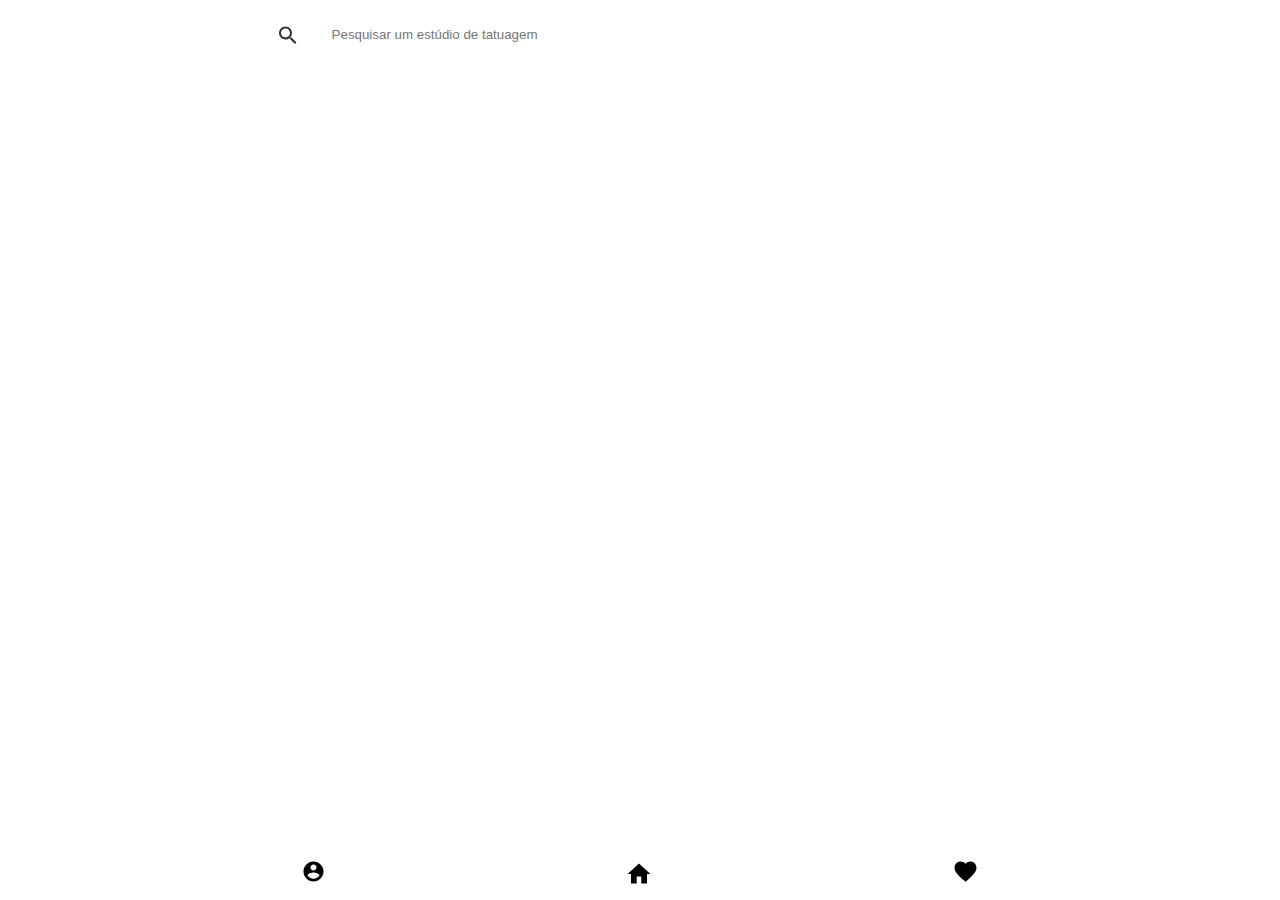
<file: MatchInk-Production/index.html>
<!DOCTYPE html>
<html lang="pt-br">
<head>
	<meta charset="UTF-8">
	<meta http-equiv="X-UA-Compatible" content="IE=edge">
	<meta name="viewport" content="width=device-width, initial-scale=1.0">
	<title>MatchInk</title>
	<script src="https://cdn.maptiler.com/maptiler-sdk-js/latest/maptiler-sdk.umd.min.js"></script>
	<link href="https://cdn.maptiler.com/maptiler-sdk-js/latest/maptiler-sdk.css" rel="stylesheet" />
	<link rel="stylesheet" href="assets/mapa.css">
	<link rel="manifest" href="manifest.json">
</head>
<body>
	<div id="map">
	</div>

	<div id="pesquisa">
		<div id="detalhes">
			<img src="img/Tela4/lupaPesquisa.svg" alt="">
			<input type="text" placeholder="Pesquisar um estúdio de tatuagem">
		</div>
	</div>

	<footer id="barraBaixo">
		<div id="botoes">
			<a href="tela_cadastro.html"><img src="img/barra de baixo/account.svg" alt=""></a>
			<img src="img/barra de baixo/home.svg" alt="">
			<a href="tela_login.html"><img src="img/barra de baixo/favorite.svg" alt=""></a>
		</div>
	</footer>

	<script src="assets/mapa.js"></script>
	<script src="assets/util.js"></script>
	<!--Link do service worked-->
	<script>
		if (typeof navigator.serviceWorker !== 'undefined') {
			navigator.serviceWorker.register('service-worked.js')
		}
	</script>

</body>
</html>
</file>
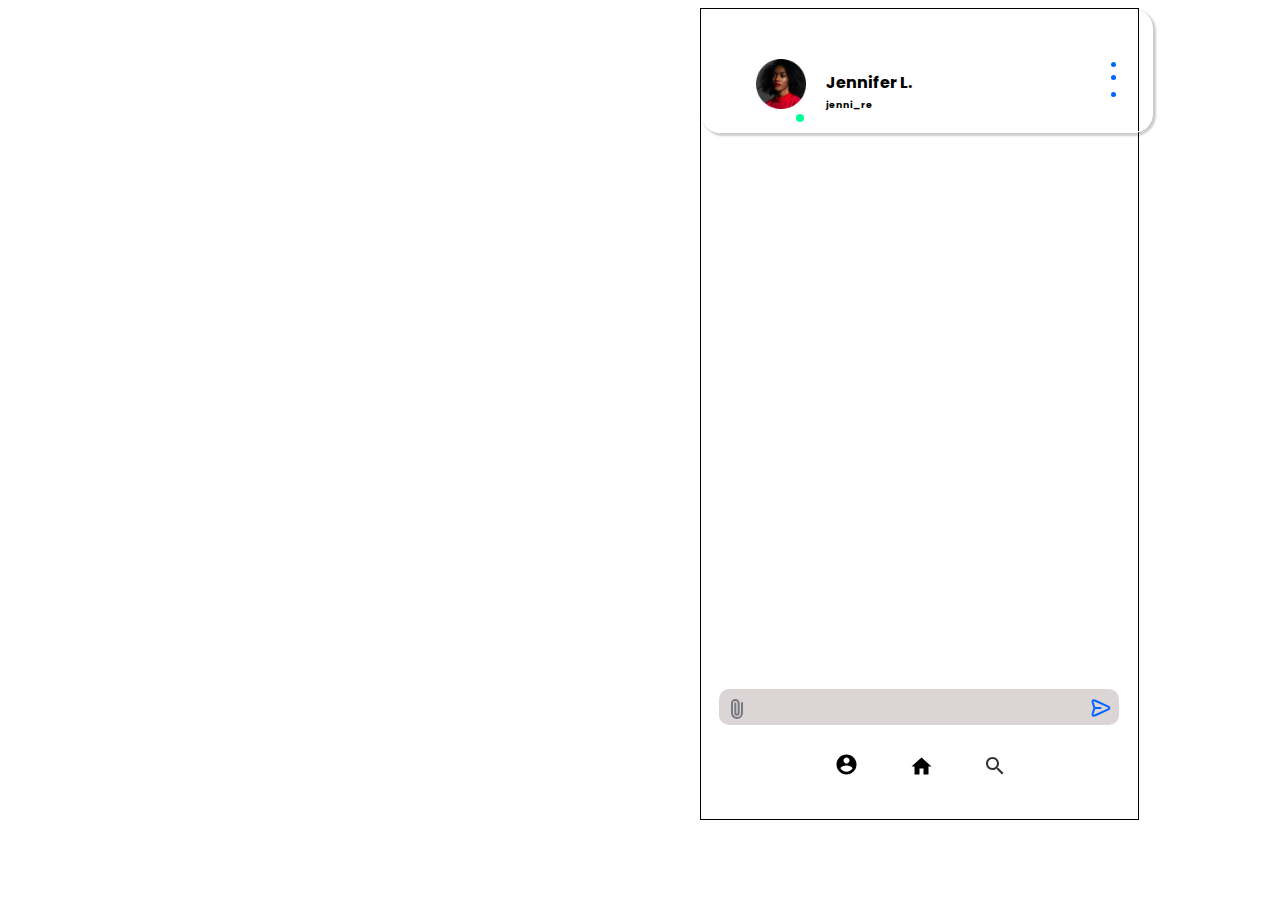
<file: MatchInk-Production/chat.html>
<!DOCTYPE html>
<html lang="pt-br">

<head>
    <meta charset="UTF-8">
    <meta http-equiv="X-UA-Compatible" content="IE=edge">
    <meta name="viewport" content="width=device-width, initial-scale=1.0">
    <link rel="stylesheet" href="../MatchInk-Production/assets/chat.css">
    <title>MatchInk - Chat</title>
</head>

<body>
    <div id="perfildochat">
        <div id="tatuadora">
            <img src="img/Tela7/fotoTatuadora.png" alt="tatuadora" width="50px">
        </div>

        <h1 class="nometatdr">Jennifer L.</h1>
        <h3 class="nome2tatdr">jenni_re</h3>
    </div>

    <div id="icone">
        <img src="img/Tela7/pontinhoOpcoes.svg" alt="" class="ponto1">
        <br>
        <img src="img/Tela7/pontinhoOpcoes.svg" alt="" class="ponto2">
        <br>
        <img src="img/Tela7/pontinhoOpcoes.svg" alt="" class="ponto">
    </div>

    <div id="iconeverde">
        <img src="img/Tela7/statusOnline.svg" alt="" class="status">
    </div>

    <div id="barra_de_conversa">
        <div id="aiai">
            <div id="qdificil">
                <div id="conversa">
                    <input type="..." class="field" name="Escreva algo..">
                </div>
            </div>
        </div>

        <div id="clip">
            <img src="img/Tela7/clipAnexo.svg" alt="">
        </div>

        <div id="enviar">
            <img src="img/Tela7/enviarMensagem.svg" alt="">
        </div>
    </div>

    <div id="iconefixos">
        <img src="img/barra de baixo/account.svg" alt="" class="conta">
        <img src="img/barra de baixo/home.svg" alt="" class="home">
        <img src="img/Tela4/lupaPesquisa.svg" alt="" class="lupa">
    </div>
</body>
</html>
</file>
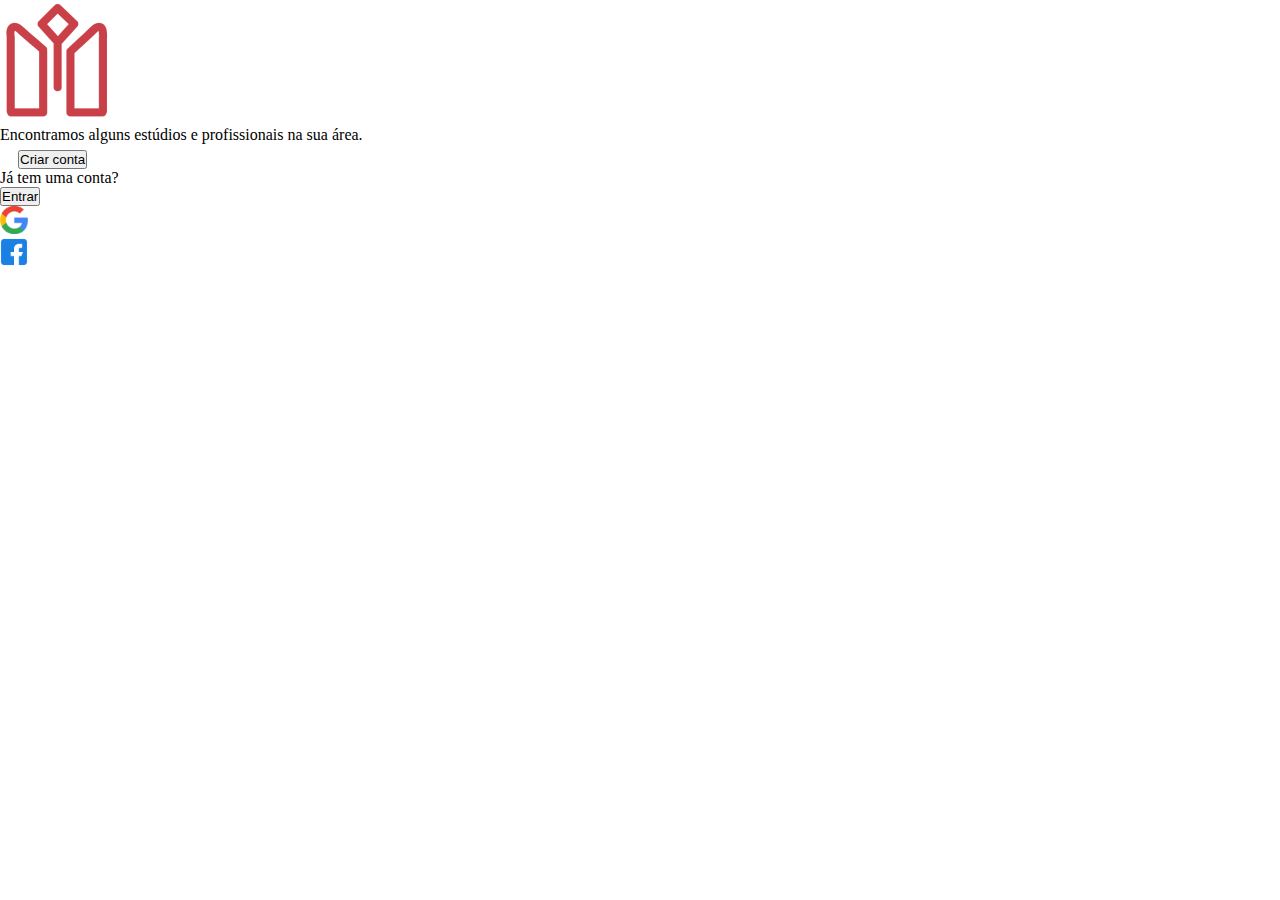
<file: MatchInk-Production/home.html>
<!DOCTYPE html>
<html lang="pt-BR">
<head>
    <meta charset="UTF-8">
    <meta name="viewport" content="width=device-width, initial-scale=1.0">
    <title>Page</title>
    <link rel="stylesheet" href="../MatchInk-Production/assets/home.css">
    <link rel="stylesheet" href="../MatchInk-Production/assets/fonts2.css" />
</head>
<body>
    <main>
        <div class="logo-principal">
            <img id="logo" src="../MatchInk-Production/img/Tela1/logoVermelha.png" alt="logo">
        </div>
        <div class="texto1">
            <p>Encontramos alguns estúdios e profissionais na sua área.</p>
            <img src="../MatchInk-Production/img/Tela1/pinBranco.svg" alt="logo localização">
            <button class="criar-conta">Criar conta</button>
        </div>
        <div class="texto2">
            <p>Já tem uma conta?</p>
            <button class="entrar">Entrar</button>
        </div>
        <div class="login-google">
            <img width=28px class="logo-google" src="../MatchInk-Production/img/Tela1/Google.svg" alt="login com google">
        </div>
        <div class="login-facebook">
            <img width=28px class="logo-facebook" src="../MatchInk-Production/img/Tela1/Facebook.svg" alt="login com facebook">
        </div>
    </main>
</body>
</html>
</file>
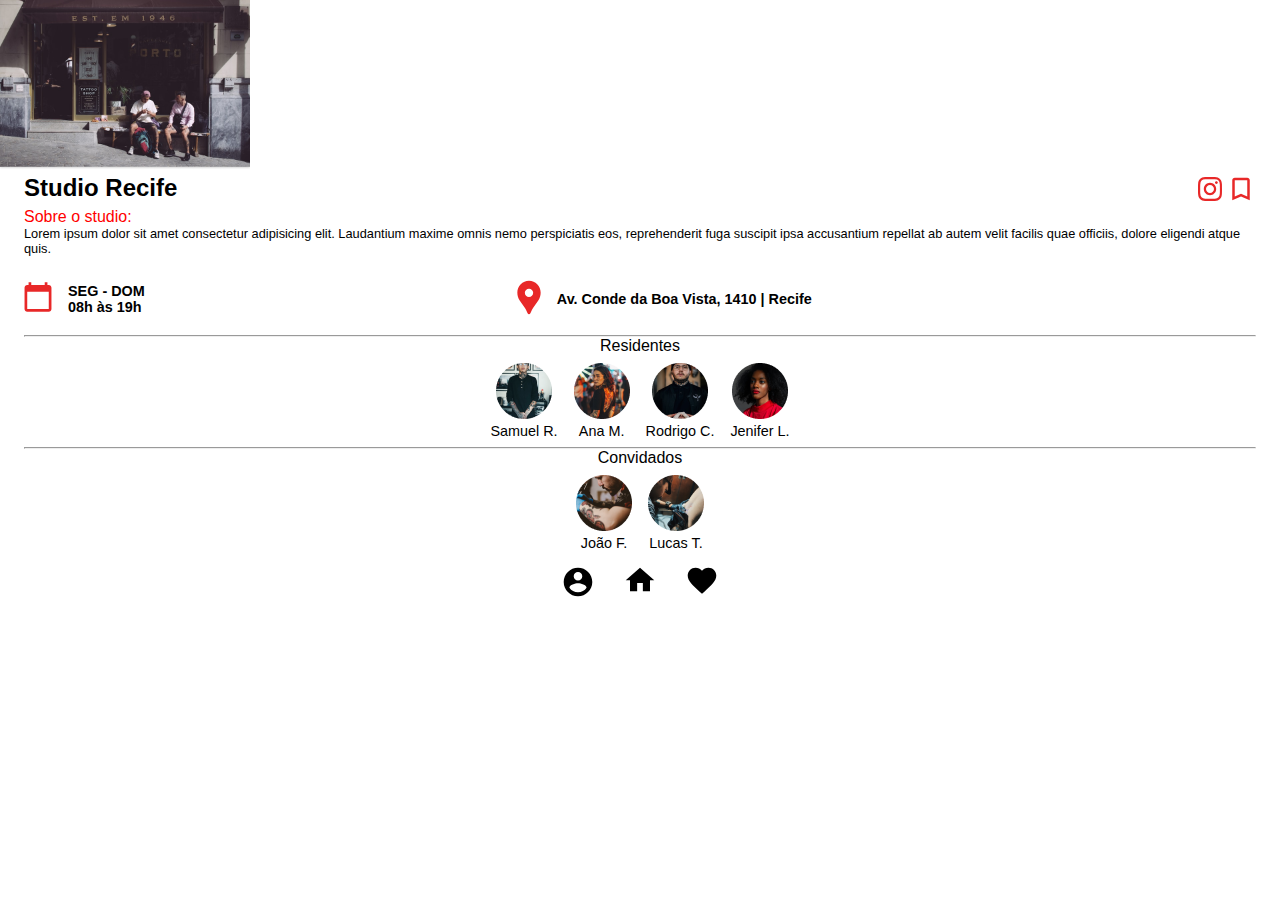
<file: MatchInk-Production/studio.html>
<!DOCTYPE html>
<html lang="pt-br">
<head>
    <meta charset="UTF-8">
    <meta http-equiv="X-UA-Compatible" content="IE=edge">
    <meta name="viewport" content="width=device-width, initial-scale=1.0">

    <link rel="stylesheet" href="../MatchInk-Production/assets/studio.css">
    <link rel="preconnect" href="https://fonts.googleapis.com">
    <link rel="preconnect" href="https://fonts.gstatic.com" crossorigin>
    <link rel="stylesheet" href="../MatchInk-Production/assets/fonts.css>

    <title>Studio</title>
</head>
<body>
    <div>
        <div id="imagemStudio">
            <img id="StudioPicture" src="../MatchInk-Production/img/Tela5/fotoEstudio.png" alt="">
        </div>
        <div id="corpo">
            <div id="infoStudio">
                <div id="headStudio">
                    <div id="nomeStudio"><h2>Studio Recife</h2></div>
                    <div class="iconHeadStudio">
                        <img id="iconInsta" src="../MatchInk-Production/img/Tela5/instagramVermelho.svg" alt="Insta">
                        <img id="iconSalvar" src="../MatchInk-Production/img/Tela5/Salvar.svg" alt="Favoritar">
                    </div>
                </div>
                <div id="descStudio">
                    <div id="sobreStudio"><h3>Sobre o studio:</h3></div>
                    <div id="textStudio"><p>Lorem ipsum dolor sit amet consectetur adipisicing elit. Laudantium maxime omnis nemo perspiciatis eos, reprehenderit fuga suscipit ipsa accusantium repellat ab autem velit facilis quae officiis, dolore eligendi atque quis.</p></div>
                </div>
                <div id="dataLocalStudio">
                    <div id="dataStudio">
                        <div><img id="iconData" src="../MatchInk-Production/img/Tela5/calendarioVermelho.svg" alt="Data"></div>
                        <div><h3>SEG - DOM</h3><h3>08h às 19h</h3></div>
                    </div>
                    <div id="localStudio">
                        <div><img id="iconPin" src="../MatchInk-Production/img/Tela5/mapaPinVermelho.svg" alt="Local"></div>
                        <div><h3>Av. Conde da Boa Vista, 1410 | Recife</h3></div>
                    </div>
                </div>
            </div>
            <hr/>
            <div id="residentes">
                <div id="tituloResidentes"><h4>Residentes</h4></div>
                <div id="carrosselResidentes">
                    <ul>
                        <li>
                            <div>
                                <div><img src="../MatchInk-Production/img/Tela5/tattooResidente1.png" alt="residente"></div>
                                <div><h4>Samuel R.</h4></div>
                            </div>
                        </li>
                        <li>
                            <div>
                                <div><img src="../MatchInk-Production/img/Tela5/tattooResidente2.png" alt="residente"></div>
                                <div><h4>Ana M.</h4></div>
                            </div>
                        </li>
                        <li>
                            <div>
                                <div><img src="../MatchInk-Production/img/Tela5/tattooResidente3.png" alt="residente"></div>
                                <div><h4>Rodrigo C.</h4></div>
                            </div>
                        </li>
                        <li>
                            <div>
                                <div><a href="../MatchInk-Production/userprofile.html"><img src="../MatchInk-Production/img/Tela5/tattooResidente4.png" alt="residente"></a></div>
                                <div><h4>Jenifer L.</h4></div>
                            </div>
                        </li>
                    </ul>
                </div>
            </div>
            <hr/>
            <div id="convidados">
                <div id="tituloConvidados"><h4>Convidados</h4></div>
                <div id="carrosselConvidados">
                    <ul>
                        <li>
                            <div>
                                <div><img src="../MatchInk-Production/img/Tela5/tattooConvidado1.png" alt="convidado"></div>
                                <div><h4>João F.</h4></div>
                            </div>
                        </li>
                        <li>
                            <div>
                                <div><img src="../MatchInk-Production/img/Tela5/tattooConvidado2.png" alt="convidado"></div>
                                <div><h4>Lucas T.</h4></div>
                            </div>
                        </li>
                    </ul>
                </div>
            </div>
        </div>
    </div>
</body>
<footer>
    <div>
        <a href="../MatchInk/MatchInk-Production/tela_cadastro.html"><img id="userIcon" src="../MatchInk-Production/img/barra de baixo/account.svg" alt=""></a>
    </div>
    <div>
        <img id="homeIcon" src="../MatchInk-Production/img/barra de baixo/home.svg" alt="">
    </div>
    <div>
        <a href="../MatchInk/MatchInk-Production/tela_login.html"><img id="favoriteIcon" src="../MatchInk-Production/img/barra de baixo/favorite.svg" alt=""></a>
    </div>
</footer>
</html>
</file>
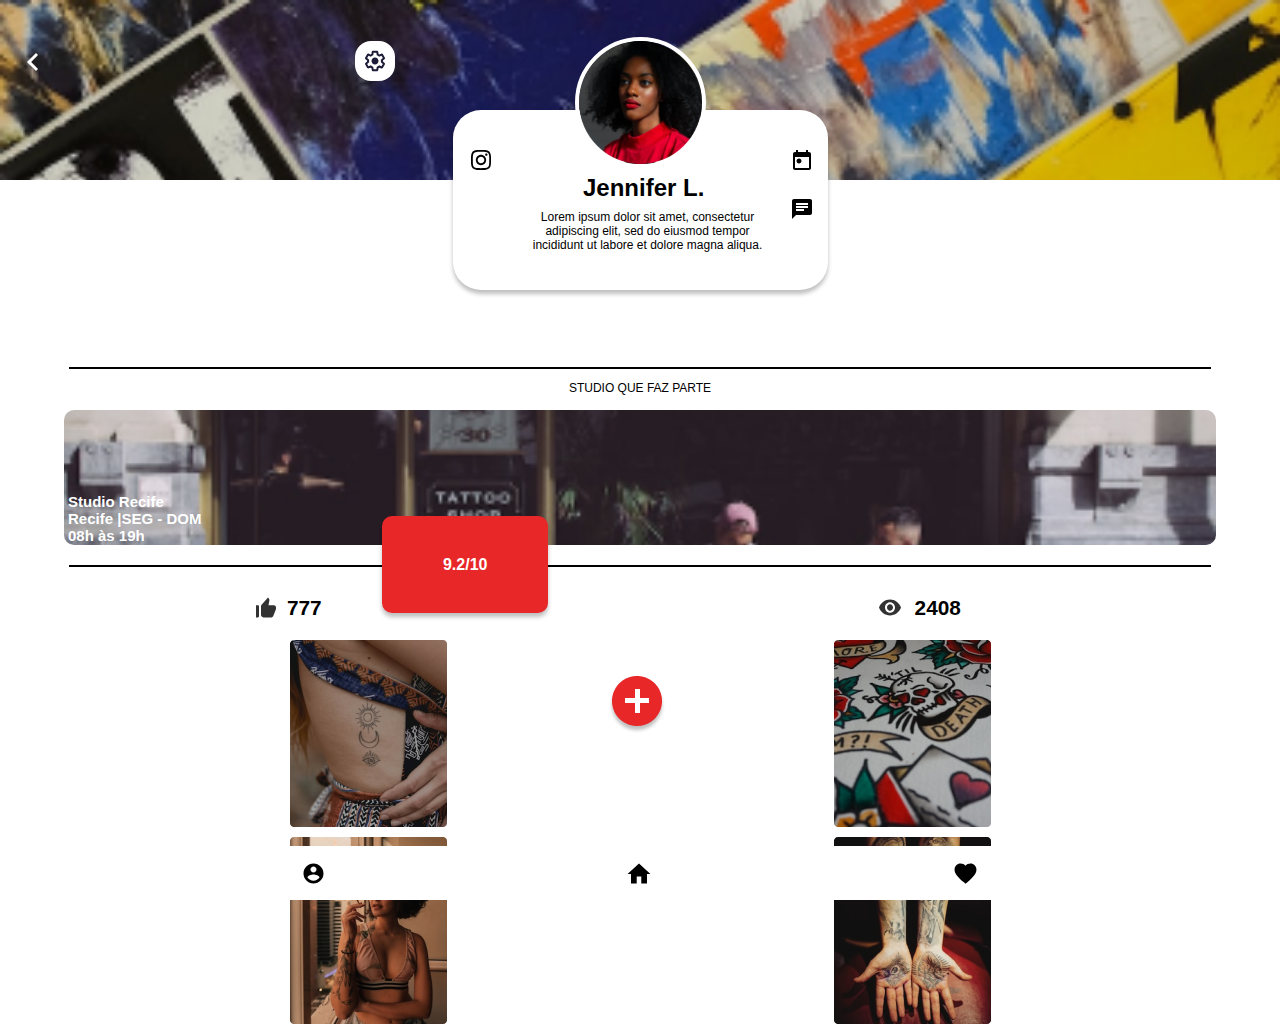
<file: MatchInk-Production/userprofile.html>
<!DOCTYPE html>
<html lang="pt-br">

<head>
    <meta charset="UTF-8">
    <meta http-equiv="X-UA-Compatible" content="IE=edge">
    <meta name="viewport" content="width=device-width, initial-scale=1.0">
    <link rel="stylesheet" type="text/css" href="../MatchInk-Production/assets/userprofile.css" media="screen" />
    <title>User Profile</title>
</head>

<body>
    <div id="capa">
        <div id="voltar">
            <a> <img src="./img/Tela6/Vector.png" alt="voltar"> </a>
        </div>
        <div id="config">
            <a> <img src="./img/Tela6/engrenagemConfig.svg" alt="engrenagem"> </a>
        </div>
    </div>
    <div id="balao">
        <div id="insta">
            <a> <img src="./img/Tela6/Instagram.svg" alt="icon instagram"> </a>
        </div>
        <div id="bio">
            <img id="fotoperfil" src="./img/Tela6/fotoTatuadora.png" alt="Fotoperfil" width="70" height="70">
            <h2>Jennifer L.</h2>
            <p>Lorem ipsum dolor sit amet, consectetur <br>
                adipiscing elit, sed do eiusmod tempor <br>
                incididunt ut labore et dolore magna aliqua.</p>
        </div>
        <div id="iconcm">
            <a> <img src="./img/Tela6/calendarioPreto.svg" alt="icon calendario" width="20" height="20"> </a>
            <a href="../MatchInk-Production/chat.html"> <img src="./img/Tela6/mensagemPreto.svg" alt="icon mensagem"> </a>
        </div>
    </div>
    <hr>
    <p id="topico">STUDIO QUE FAZ PARTE</p>
    <div id="studio">
        <div>
            <p>Studio Recife <br>
                Recife |SEG - DOM <br>
                08h às 19h</p>
        </div>
        <div id="pontos">
            <h1>9.2/10</h1>
        </div>
    </div>
    <hr>
    <div id="portfolio">
        <div id="avaliacao">
            <div>
                <img src="./img/Tela6/likePreto.svg" alt="icon like">
                <p>777</p>
            </div>
            <div>
                <img src="./img/Tela6/visuPreto.svg" alt="icon visual">
                <p>2408</p>
            </div>
        </div>
        <div id="fotosPortfolio">
            <img src="./img/Tela6/fotoPortfolio1.png" alt="foto de portfolio">
            <img src="./img/Tela6/fotoPortfolio2.png" alt="foto de portfolio">
            <img src="./img/Tela6/fotoPortfolio3.png" alt="foto de portfolio">
            <img src="./img/Tela6/fotoPortfolio4.png" alt="foto de portfolio">
        </div>
        <div id="adicionar">
            <a> <img src="./img/Tela6/Add.png" alt="icon adicionar"> </a>
        </div>
    </div>
    <footer id="barraBaixo">
        <div id="botoes">
            <img src="img/barra de baixo/account.svg" alt="icon conta">
            <img src="img/barra de baixo/home.svg" alt="icon home">
            <img src="img/barra de baixo/favorite.svg" alt="icon favoritos">
        </div>
    </footer>
</body>

</html>
</file>
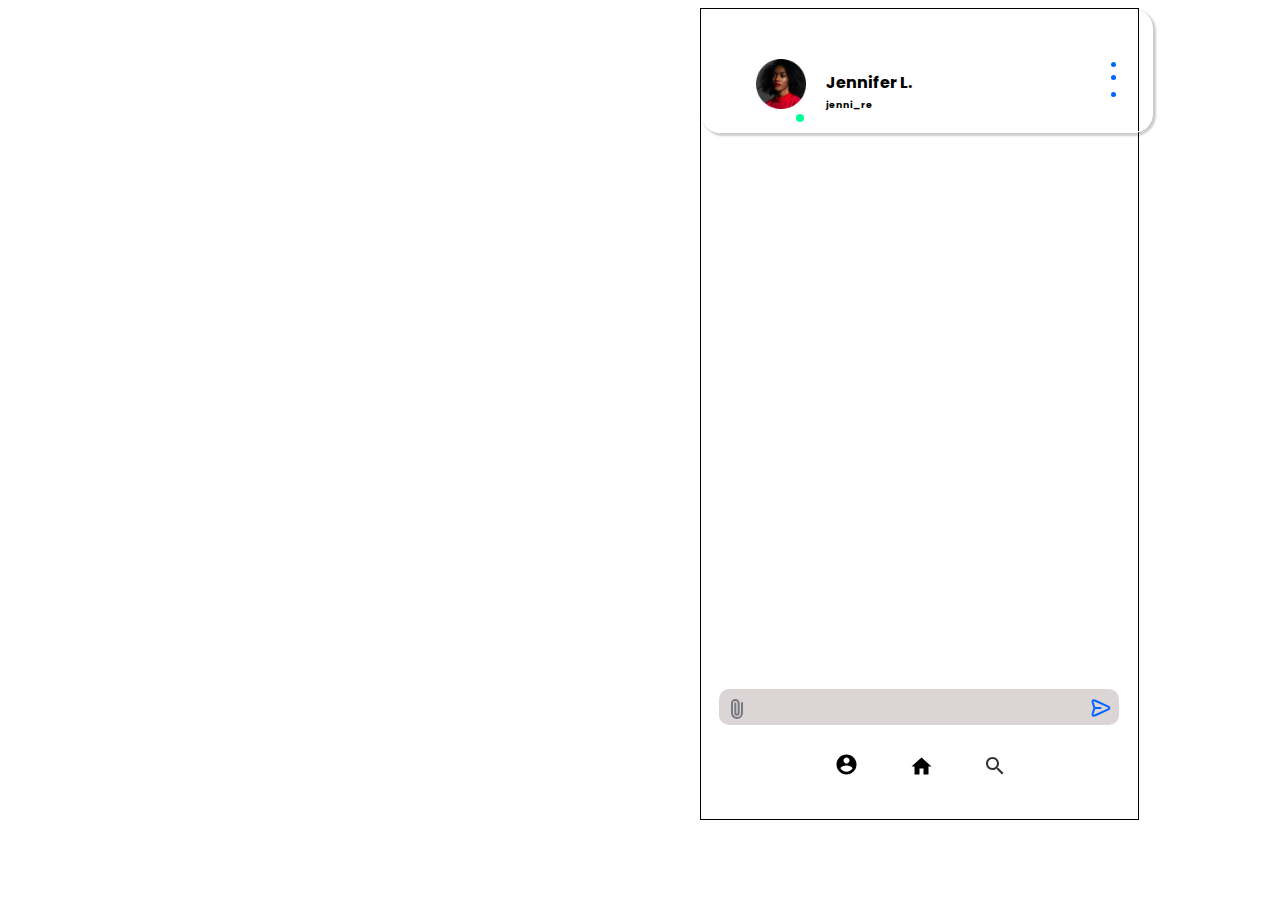
<file: PI2023.1-MatchInk-Production/chat.html>
<!DOCTYPE html>
<html lang="pt-br">

<head>
    <meta charset="UTF-8">
    <meta http-equiv="X-UA-Compatible" content="IE=edge">
    <meta name="viewport" content="width=device-width, initial-scale=1.0">
    <link rel="stylesheet" href="assets/chat.css">
    <title>MatchInk - Chat</title>
</head>

<body>
    <div id="perfildochat">
        <div id="tatuadora">
            <img src="img/Tela7/fotoTatuadora.png" alt="tatuadora" width="50px">
        </div>

        <h1 class="nometatdr">Jennifer L.</h1>
        <h3 class="nome2tatdr">jenni_re</h3>
    </div>

    <div id="icone">
        <img src="img/Tela7/pontinhoOpcoes.svg" alt="" class="ponto1">
        <br>
        <img src="img/Tela7/pontinhoOpcoes.svg" alt="" class="ponto2">
        <br>
        <img src="img/Tela7/pontinhoOpcoes.svg" alt="" class="ponto">
    </div>

    <div id="iconeverde">
        <img src="img/Tela7/statusOnline.svg" alt="" class="status">
    </div>

    <div id="barra_de_conversa">
        <div id="aiai">
            <div id="qdificil">
                <div id="conversa">
                    <input type="..." class="field" name="Escreva algo..">
                </div>
            </div>
        </div>

        <div id="clip">
            <img src="img/Tela7/clipAnexo.svg" alt="">
        </div>

        <div id="enviar">
            <img src="img/Tela7/enviarMensagem.svg" alt="">
        </div>
    </div>

    <div id="iconefixos">
        <img src="img/barra de baixo/account.svg" alt="" class="conta">
        <img src="img/barra de baixo/home.svg" alt="" class="home">
        <img src="img/Tela4/lupaPesquisa.svg" alt="" class="lupa">
    </div>
</body>
</html>
</file>
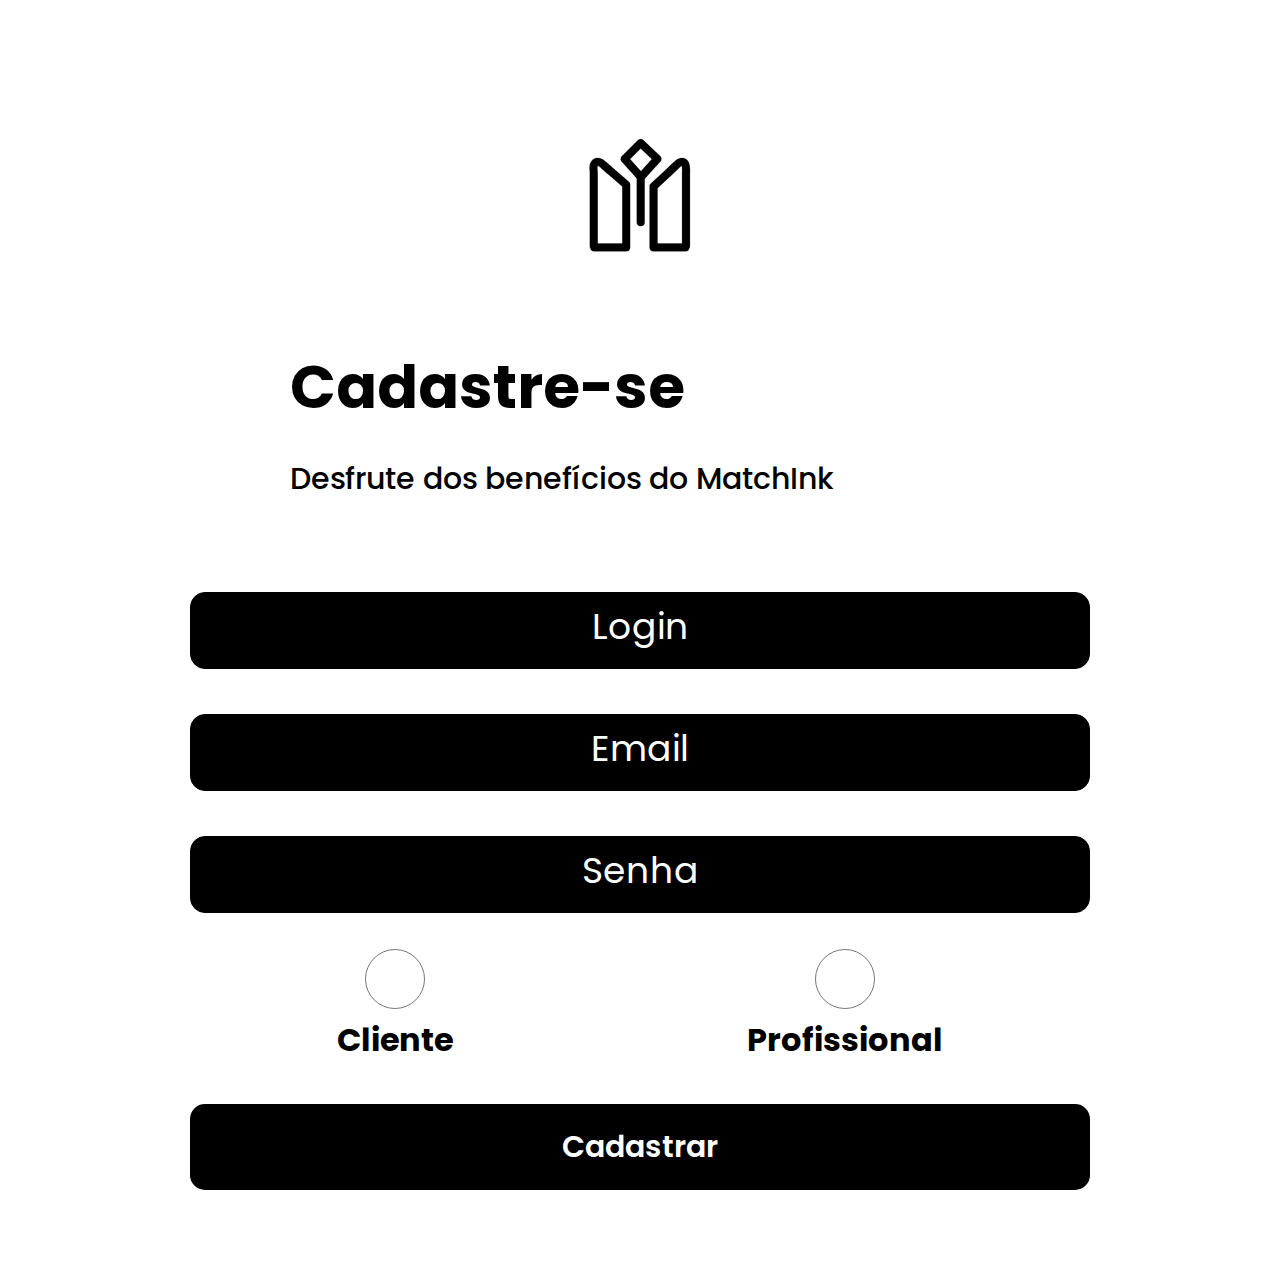
<file: PI2023.1-MatchInk-Production/tela_cadastro.html>
<!DOCTYPE html>
<html lang="pt-br">
    <head>
        <meta charset="UTF-8">
        <meta http-equiv="X-UA-Compatible" content="IE=edge">
        <meta name="viewport" content="width=device-width, initial-scale=1.0">
        <link rel="stylesheet" type="text/css" href="assets/tela_cadastro.css">

        <title>Tela de Cadastro</title>

    </head>

    <body> 
        
        <main>
            
            <div id="apresentacao_tela">
            <img src="img/Tela3/logoPreta.png" alt="logotipo do aplicativo de tatuagem. Dois prismas posicionados na direita e esquerda, voltados para o oposto, no centro, entre eles, há algo semelhante a uma 'varinha'">

                <div id="texto">
                    <h2>
                        Cadastre-se
                    </h2>

                    <span>
                        Desfrute dos benefícios do MatchInk
                    </span>
                </div>
  
            </div>


            <div id="campo_inputs">

                <form action="link para onde será enviado as informações" method="post" name="formulario_cadastro" onsubmit="alert('Enviado')">

                    <!-- Campos de inserção de dados-->
                    <div id="login">

                        <input type="text" name = "input_login" placeholder="Login" class="inputing">

                    </div>

                    <div id="email" >

                        <input type="email" name="input_email" placeholder="Email" class="inputing"> 

                    </div>

                    <div id="senha" >

                        <input type="password" name="input_senha" placeholder="Senha" class="inputing">

                    </div>

                    <div id="tipo_conta"> 
                        <!-- Se é o cliente ou o proficional-->
                       
                        <ul>

                            <li>
                                    <input type="radio" name="conta_tipo"> <br>
                                    <label>Cliente</label>
                            </li>
                            
                            <li> 
                                    <input type="radio" name="conta_tipo"> <br>
                                    <label>Profissional</label>
                            </li>
                           
                        
                           
                        </ul>   
                    </div>

                    <button type="submit">
                        Cadastrar
                    </button>

                </form>
                

            </div>

            




        </main>
        


    </body>
</html>
</file>
<file: MatchInk-Production/assets/mapa.css>
@import url('../assets/maptiler.css');

* {
	margin: 0;
	padding: 0;
	font-family: 'Roboto', sans-serif;
}

body {
	display: flex;
	flex-direction: column;
	align-items: center;
	justify-content: space-between;
}
a{
	text-decoration: none;
	color: red;
}
#map {
	position: absolute;
	top: 0;
	bottom: 0;
	width: 100%;
	z-index: -10;
}

#pesquisa {
	background-color: white;
	display: flex;
	align-items: center;
	margin-top: 5%;
	height: 5vh;
	width: 95%;
	border-radius: 6px;
}

#detalhes {
	display: flex;
	width: 90%;
	justify-content: start;
	margin-left: 3%;
}

#pesquisa input {
	margin: 0 0 0.1% 5%;
	width: 80%;
	border: none;
	height: 2.5vh;
}

footer {
	position: absolute;
	bottom: 0;
}

#botoes {
	display: flex;
	width: 100vw;
	height: 6vh;
	background-color: white;
	justify-content: space-evenly;
	align-items: center;
}

#botoes img {
	height: 21px;
}

.maplibregl-popup {
	font: 12px/20px 'Helvetica Neue', Arial, Helvetica, sans-serif;
	box-sizing: border-box;
}
.maplibregl-popup-content{
	width: fit-content;
}
@media (min-width: 1080px) {
	#pesquisa {
		margin-top: 1%;
		width: 60%;
	}
}
</file>
<file: MatchInk-Production/assets/chat.css>
@import url('https://fonts.googleapis.com/css2?family=Kadwa&family=Poppins:wght@200;400;700&family=Roboto:wght@300;400;700&display=swap');

body {
    border: 1px solid;
    margin-left: 700px;
    margin-right: 700px;
    padding-bottom: 800px;
    padding-right: 22px;
    position: absolute;
    font-family: 'Poppins', sans-serif;
}

div#tatuadora {
    margin-left: 50px;
    margin-top: 50px;
    position: absolute;
}

h1.nometatdr {
    padding-left: 120px;
    padding-top: 50px;
    font-size: 12pt;
    position: absolute;
}

h3.nome2tatdr {
    font-size: 7pt;
    padding-left: 120px;
    padding-top: 80px;
}

div#perfildochat {
    display: block;
    position: absolute;
    padding-left: 5px;
    padding-right: 280px;
    border-radius: 20px;
    border-bottom: 1px solid white;
    box-shadow: 2px 2px 2px 1px rgba(0, 0, 0, 0.2);
    padding-bottom: 10px;
}

img.ponto1 {
    position: absolute;
    padding-top: 33px;
}

img.ponto2 {
    position: absolute;
    padding-top: 21px;
}

img.ponto3 {
    position: absolute;
}

div#icone {
    padding-left: 410px;
    padding-top: 20px;
}

div#iconeverde {
    position: absolute;
    padding-left: 95px;
}

img.status {
    padding-top: 10px;
}

div#conversa {
    padding-top: 1px;
    padding-left: 48px;
}

input.field {
    width: 300px;
    height: 32px;
    background-color: rgb(219, 213, 213);
    border-radius: 10px;
    border: none;

}

div#qdificil {

    width: 400px;
    height: 6px;
    background-color: rgb(219, 213, 213);
    margin-top: 500px;
    margin-bottom: 60px;
    margin-left: 10px;
    padding-bottom: 30px;
    border-radius: 10px;
}

div#aiai {
    position: absolute;
    padding-left: 28px;

}

div#clip {
    position: absolute;
    padding-left: 50px;
    margin-top: 510px;
}

div#enviar {
    position: absolute;
    margin-top: 510px;
    margin-left: 410px;
}

div#barra_de_conversa {
    margin-top: 85px;
    margin-bottom: -170px;
    margin-left:  -20px;
}

div#iconefixos {
    position: absolute;
    margin-top: 735px;
}

img.conta {
    margin-left: 135px;
}

img.home {
    margin-left: 50px;
}

img.lupa {
    margin-left: 50px;
}
</file>
<file: MatchInk-Production/assets/home.css>
@import url('../assets/fonts3.css');

* {
    padding: 0px;
    margin: 0px;
}
@media (max-width: 570px) {
    body {
        background-image: url(../img/Tela1/imagemFundo.png);
        background-size: cover;
        display: flex;
        justify-content: center;
        height: 100vh;
        font-family: 'Roboto', sans-serif;
        font-weight: 400px;
        color: #fff;
    }
    main .logo-principal #logo {
        height: 10rem;
        margin-top: 190px;
        margin-bottom: 110px;
    }

    main .logo-principal {
        display: flex;
        justify-content: center;
    }

    main .texto1 {
        width: 350px;
    }

    main .texto1 p {
        font-size: 2em;
        word-wrap: break-word;
        text-align: center;
        text-shadow: 5px 5px 5px rgba(0, 0, 0, 0.5);
    }

    main .texto1 img {
        height: 30px;
        position: relative;
        left: 158px;
        margin-top: 50px;
        margin-bottom: 50px;
    }

    main .texto1 .criar-conta {
        width: 350px;
        height: 50px;
        font-size: 30px;
        color: #fff;
        background-color: #000000;
        border: none;
        border-radius: 7px;
        margin-bottom: 50px;
    }

    main .texto2 {
        display: flex;
        flex-direction: column;
        justify-content: center;
        align-items: center;
    }

    main .texto2 p {
        font-size: 1.4em;
        margin-bottom: 30px;
        text-shadow: 5px 5px 5px rgba(0, 0, 0, 0.5)
        
    }

    main .texto2 .entrar {
        width: 100px;
        height: 35px;
        color: #fff;
        background-color: #000000;
        border: none;
        border-radius: 7px;
        font-size: 20px;
        margin-bottom: 70px;
    }

    main .logo-google {
        width: 28px;
        border-radius: 7px;
        margin-bottom: 10px;
    }

    main .logo-facebook {
        width: 28px;
        border-radius: 7px;
    }

    main .login-google, main .login-facebook {
        display: flex;
        justify-content: center;
    }
}
</file>
<file: MatchInk-Production/assets/fonts2.css>
/* fallback */
@font-face {
    font-family: 'Material Symbols Outlined';
    font-style: normal;
    font-weight: 400;
    src: url(https://fonts.gstatic.com/s/materialsymbolsoutlined/v138/kJF1BvYX7BgnkSrUwT8OhrdQw4oELdPIeeII9v6oDMzByHX9rA6RzaxHMPdY43zj-jCxv3fzvRNU22ZXGJpEpjC_1v-p_4MrImHCIJIZrDCvHOej.woff2) format('woff2');
  }
  
  .material-symbols-outlined {
    font-family: 'Material Symbols Outlined';
    font-weight: normal;
    font-style: normal;
    font-size: 24px;
    line-height: 1;
    letter-spacing: normal;
    text-transform: none;
    display: inline-block;
    white-space: nowrap;
    word-wrap: normal;
    direction: ltr;
    -webkit-font-feature-settings: 'liga';
    -webkit-font-smoothing: antialiased;
  }
</file>
<file: MatchInk-Production/assets/studio.css>
*{
    font-family: 'Poppins', sans-serif ;
	padding: 0;
	margin: 0;
}

ul{
    list-style: none;
}

#StudioPicture {
    max-width: 250px;
    max-height: 250px;
    object-fit: cover;
    object-position: center;
}

#imagemStudio img{
    width: 100%;
    height: 250px;
    min-height: 250px;
    max-height: 250px;

    object-fit: cover;
    object-position: center;
}

#corpo{
    margin: 0 1.5em;
}

#headStudio{
    display: flex;
    margin: 0 auto;
    justify-content: space-between;
}
#iconHeadStudio{
    display: flex;
    justify-content: right;
    margin: 0 auto;
}
#iconSalvar{
    width: 30px;
    height: 30px;
}
#iconInsta{
    width: 24px;
    height: 30px
}
#descStudio{
    margin: 0;
}
#sobreStudio h3{
    color: red;
    font-weight: 400;
    font-size: 1em;
}
#textStudio{
    font-size: 0.8em;
}
#dataLocalStudio{
    margin: 1.5em 0 1em 0;
    display: flex;
}
#dataStudio{
    display: flex;
    width: 40%;
}
#localStudio{
    display: flex;
    width: 60%
}
#localStudio h3, #dataStudio h3{
    font-size: 0.9em;
}
#localStudio div, #dataStudio div{
    margin: auto 0;
}
#iconPin {
    width: 24px;
    margin: 0 1em 0 0;
}
#iconData{
    width: 28px;
    margin: 0 1em 0 0;
}


#residentes{
    text-align: center;
}
#tituloResidentes h4{
    font-weight: 500;
}
#carrosselResidentes{
    display: flex;
    justify-content: center;
    margin: 0.5em 0;
}
#carrosselResidentes ul{
    display: flex;
    flex-wrap: wrap;
}
#carrosselResidentes li{
    margin: 0 0.5em;
}
#carrosselResidentes h4{
    font-weight: 500;
    font-size: 0.9em;
}

#convidados{
    text-align: center;
}
#tituloConvidados h4{
    font-weight: 500;
}
#carrosselConvidados{
    display: flex;
    justify-content: center;
    margin: 0.5em 0;
}
#carrosselConvidados ul{
    display: flex;
    margin: 0 auto;
}
#carrosselConvidados li{
    margin: 0 0.5em;
}
#carrosselConvidados h4{
    font-weight: 500;
    font-size: 0.9em;
}

footer{
    background: white;
    width: 100%;
    display: flex;
    justify-content: center;
    box-shadow: inset;
    position:sticky;
    left: 0;
    bottom: 0;
}
footer div{
    margin: 0.5em 1em;
}
#userIcon{
    width: 30px;
}
#homeIcon{
    width: 30px;
}
#favoriteIcon{
    width: 30px;
}
</file>
<file: MatchInk-Production/assets/userprofile.css>
body {
    background: white;
    margin: 0;
    padding: 0;
}

#fotoperfil {
    margin-bottom: -10px;
    width: 123px;
    height: 123px;
    margin-top: -73px;
    background: url(../img/Tela6/fotoTatuadora.png);
    border: 4px solid white;
    border-radius: 50%;
}

#voltar {
    position: relative;
    display: flex;
    width: 15px;
    height: 15px;
    bottom: -53px;
    left: 27px;
}

#config {
    position: relative;
    display: flex;
    background-color: white;
    width: 40px;
    height: 40px;
    left: 340px;
    border-radius: 16px;
    bottom: -41px;
}

#config a {
    margin: auto;
    margin-top: 22%;
}
#insta {
    position: relative;
    left: -27px;
    bottom: -40px;
    width: 20px;
    height: 20px;
}

#iconcm a{
    position: relative;
    display: block;
    margin-bottom: 25px;
}

#iconcm {
    position: relative;
    bottom: -40px;
    left: 30px;
}

#balao {
    justify-content: center;
    display: flex;
    position:relative;
    width: 375px; 
    height: 180px;
    border-radius: 28px; 
    box-shadow: 0px 4px 4px rgba(0, 0, 0, 0.25);
    margin: auto;
    margin-top: -70px;
    margin-bottom: 6%;
    background-color: white;
    text-align: center;
}

#bio p {
    margin-top: -5%;
    margin-left: 15px;
    font-size: 12px;
    font-weight: 400;
}

#bio h2 {
    margin-top: 5%;
    margin-left: 3%;
}

#botoes {
    width: 100vw;
    height: 6vh;
    display: flex;
    justify-content: space-evenly;
    align-items: center;
    position: fixed;
    bottom: 0;
    background-color: #FFFFFF;
}

#botoes img {
    height: 21px;
}

#adicionar {
    height: 12vw;
    width: 12vw;
    border-radius: 50%;
    left: 43.8%;
    bottom: 70px;
    position: fixed;
}


#adicionar a {
    display: flex;
    align-items: center;
    justify-content: center;

}

#fotosPortfolio {
    display: grid;
    grid-template-columns: 1fr 1fr;
    row-gap: 10px;
    justify-items: center;
    align-items: center;
    margin: auto;
    width: 85%;
}

#avaliacao {
    display: flex;
    justify-content: space-between;
    width: 60%;
    margin: 0 auto;
}

* {
    font-family: 'Roboto', sans-serif;
}

#portfolio p {
    font-weight: 600;
    font-size: 1.3rem;
    margin-left: 20%;

}

#avaliacao div {
    display: flex;
    margin-right: 10%;
}

#pontos {
    position: relative;
    display: flex;
    background-color: #E82828;
    border-radius: 10px;
    height: 7.62vw;
    width: 13vw;
    right: -318px;
    bottom: -40px;
    text-align: center;
    box-shadow: 0px 4px 4px rgba(0, 0, 0, 0.25);
}

#pontos h1 {
    color: #FFFFFF;
    font-size: 16px;
    margin: auto;
}

#studio {
    background-image: url("../img/Tela6/fotoEstudio.png");
    background-size: cover;
    background-position: center;
    width: 90%;
    height: 15vh;
    margin: 0 auto;
    border-radius: 10px;
    margin-bottom: 20px;
}

#studio p {
    color: white;
    font-weight: 600;
    font-size: 15px;
    position: relative;
    bottom: -83px;
    left: 4px;
}


hr {
    width: 89%;
    border: 1px solid black;
}

#topico {
    font-family: 'Poppins', sans-serif;
    text-align: center;
    font-size: 12px;
}

#capa {
    display: flex;
    background-image: url("../img/Tela6/Capa.png");
    background-size: cover;
    width: 100%;
    height: 20vh;
}
</file>
<file: PI2023.1-MatchInk-Production/assets/chat.css>
@import url('https://fonts.googleapis.com/css2?family=Kadwa&family=Poppins:wght@200;400;700&family=Roboto:wght@300;400;700&display=swap');

body {
    border: 1px solid;
    margin-left: 700px;
    margin-right: 700px;
    padding-bottom: 800px;
    padding-right: 22px;
    position: absolute;
    font-family: 'Poppins', sans-serif;
}

div#tatuadora {
    margin-left: 50px;
    margin-top: 50px;
    position: absolute;
}

h1.nometatdr {
    padding-left: 120px;
    padding-top: 50px;
    font-size: 12pt;
    position: absolute;
}

h3.nome2tatdr {
    font-size: 7pt;
    padding-left: 120px;
    padding-top: 80px;
}

div#perfildochat {
    display: block;
    position: absolute;
    padding-left: 5px;
    padding-right: 280px;
    border-radius: 20px;
    border-bottom: 1px solid white;
    box-shadow: 2px 2px 2px 1px rgba(0, 0, 0, 0.2);
    padding-bottom: 10px;
}

img.ponto1 {
    position: absolute;
    padding-top: 33px;
}

img.ponto2 {
    position: absolute;
    padding-top: 21px;
}

img.ponto3 {
    position: absolute;
}

div#icone {
    padding-left: 410px;
    padding-top: 20px;
}

div#iconeverde {
    position: absolute;
    padding-left: 95px;
}

img.status {
    padding-top: 10px;
}

div#conversa {
    padding-top: 1px;
    padding-left: 48px;
}

input.field {
    width: 300px;
    height: 32px;
    background-color: rgb(219, 213, 213);
    border-radius: 10px;
    border: none;

}

div#qdificil {

    width: 400px;
    height: 6px;
    background-color: rgb(219, 213, 213);
    margin-top: 500px;
    margin-bottom: 60px;
    margin-left: 10px;
    padding-bottom: 30px;
    border-radius: 10px;
}

div#aiai {
    position: absolute;
    padding-left: 28px;

}

div#clip {
    position: absolute;
    padding-left: 50px;
    margin-top: 510px;
}

div#enviar {
    position: absolute;
    margin-top: 510px;
    margin-left: 410px;
}

div#barra_de_conversa {
    margin-top: 85px;
    margin-bottom: -170px;
    margin-left:  -20px;
}

div#iconefixos {
    position: absolute;
    margin-top: 735px;
}

img.conta {
    margin-left: 135px;
}

img.home {
    margin-left: 50px;
}

img.lupa {
    margin-left: 50px;
}
</file>
<file: PI2023.1-MatchInk-Production/assets/tela_cadastro.css>
@import url('https://fonts.googleapis.com/css2?family=Kadwa&family=Poppins:wght@200;400;700&family=Roboto:wght@300;400;700&display=swap');

*{
    
    padding: 0;
    margin: 0;
    box-sizing: border-box;
    font-family: 'Poppins', sans-serif;
    border: 0;
}

body{

    min-width: 375px;
    min-height: 812px;
    margin: auto;
    text-align: center;
    
}

main{
    /*nada por enquanto*/
    position: relative;
    display: inline-block;
}


/*Apresentação Tela*/

#apresentacao_tela{
    /*vai afetar todo o código dentro desse id*/
    position: relative;
    margin-bottom: 5%;

}

#apresentacao_tela img
{
   margin-top: 15%;
    max-width: 28%;

    
}

#apresentacao_tela #texto
{
    margin-top: 6%;
    /*margin-left: clamp(11%, 5vw, 11%);*/
    text-align: left;
   
    margin-left: clamp(50px, 15vw, 100px);
} 

#apresentacao_tela #texto h2
{
    font-size: clamp(30px, 10vw, 60px);
    padding: 3% 0px;
} 

#apresentacao_tela #texto span
{
    font-size: clamp(18px, 5vw, 30px);
    font-weight: 500;

} 

    /* ==== Campos de input ====*/

#campo_inputs{
    position: relative;
   

}

/*Classe inputing que mexe com os 3 inputs*/
.inputing{
    
  text-align: center;
  border: 1px solid black;
  border-radius: clamp(5px, 5vw, 15px);
  padding: clamp(15px, 5vw, 20px);
  width: clamp(291px, 85vw, 900px);
  margin-top: 5%;
  background-color: black;
  color: white;   
  font-size: clamp(18px, 5vw, 24px);  

}

::placeholder
{
    font-size: clamp(18px, 5vw, 36px);
    text-align: center;
    color: white;
}

/*Login input*/

/*Email input*/

/*Senha input*/

/*radios input - escolha de profissão*/

#tipo_conta
{
    margin-top: 4%;
}

#tipo_conta input
{
    
    width: clamp(30px, 10vw, 60px);
    height: clamp(30px, 10vw, 60px);
    cursor: pointer;
    color: red;
}

#tipo_conta label
{
    font-size: clamp(18px, 5vw, 32px);
    font-weight: 700;
    
}


#tipo_conta ul
{
    
    list-style-type: none;
    display: flex;
    justify-content: space-around;
    
}




/*Botão*/

button
{

    /*texto*/
    font-size: clamp( 18px, 5vw, 30px);
    font-weight: 600;
    text-align: center;
    margin-top: clamp(30px, 10vw, 40px);
    background-color: black;
    color: rgb(255, 255, 255);
    padding: clamp(15px, 5vw, 20px);
    width: clamp(291px, 85vw, 900px);
    border-radius: clamp( 5px, 5vw, 15px);
    margin-bottom: 10%;
}
</file>
